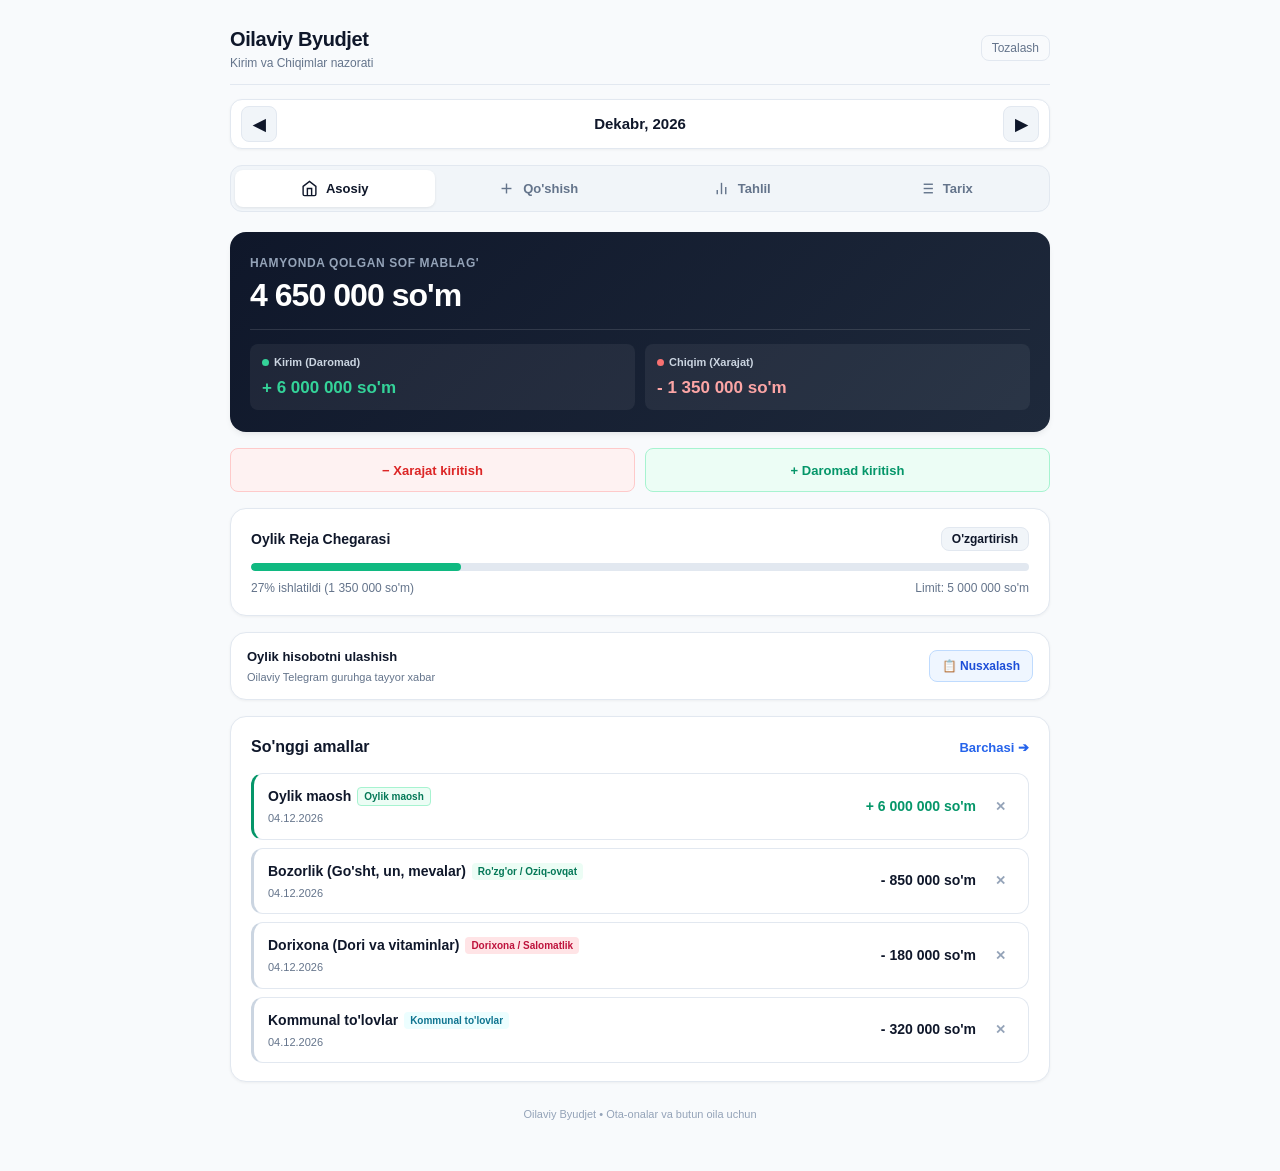
<file: index.html>
<!DOCTYPE html>
<html lang="uz">
<head>
  <meta charset="UTF-8">
  <meta name="viewport" content="width=device-width, initial-scale=1.0, maximum-scale=1.0, user-scalable=no">
  <title>Oilaviy Expense Tracker | Mobil Ilova</title>
  <link rel="stylesheet" href="style.css">
</head>
<body>

  <div class="container">
    <!-- SHAPKA -->
    <header class="app-header">
      <div>
        <h1 class="brand-title">Oilaviy Byudjet</h1>
        <p class="brand-subtitle">Kirim va Chiqimlar nazorati</p>
      </div>
      <div class="header-right">
        <button type="button" class="btn-clear-ghost" id="btnClearAll" title="Barcha ma'lumotlarni tozalash">
          Tozalash
        </button>
      </div>
    </header>

    <!-- OYMA-OY NAVIGATSIYA CHIZIG'I (MONTH ARXIVI) -->
    <section class="month-nav-bar">
      <button type="button" class="btn-month-nav" id="btnPrevMonth" title="O'tgan oy">◀</button>
      <div class="month-label-wrap">
        <span class="current-month-text" id="currentMonthLabel">Sentabr, 2026</span>
        <button type="button" class="btn-today-shortcut" id="btnTodayShortcut" style="display: none;">
          Joriy oyga qaytish
        </button>
      </div>
      <button type="button" class="btn-month-nav" id="btnNextMonth" title="Keyingi oy">▶</button>
    </section>

    <!-- KOMPYUTER UCHUN YUQORI TABLAR -->
    <nav class="desktop-tabs">
      <button type="button" class="desktop-tab-btn active" data-tab="tab-overview">
        <svg viewBox="0 0 24 24" fill="none" stroke="currentColor" stroke-width="2">
          <path d="M3 9l9-7 9 7v11a2 2 0 0 1-2 2H5a2 2 0 0 1-2-2z"></path>
          <polyline points="9 22 9 12 15 12 15 22"></polyline>
        </svg>
        <span>Asosiy</span>
      </button>
      <button type="button" class="desktop-tab-btn" data-tab="tab-add">
        <svg viewBox="0 0 24 24" fill="none" stroke="currentColor" stroke-width="2">
          <line x1="12" y1="5" x2="12" y2="19"></line>
          <line x1="5" y1="12" x2="19" y2="12"></line>
        </svg>
        <span>Qo'shish</span>
      </button>
      <button type="button" class="desktop-tab-btn" data-tab="tab-analytics">
        <svg viewBox="0 0 24 24" fill="none" stroke="currentColor" stroke-width="2">
          <line x1="18" y1="20" x2="18" y2="10"></line>
          <line x1="12" y1="20" x2="12" y2="4"></line>
          <line x1="6" y1="20" x2="6" y2="14"></line>
        </svg>
        <span>Tahlil</span>
      </button>
      <button type="button" class="desktop-tab-btn" data-tab="tab-history">
        <svg viewBox="0 0 24 24" fill="none" stroke="currentColor" stroke-width="2">
          <line x1="8" y1="6" x2="21" y2="6"></line>
          <line x1="8" y1="12" x2="21" y2="12"></line>
          <line x1="8" y1="18" x2="21" y2="18"></line>
          <line x1="3" y1="6" x2="3.01" y2="6"></line>
          <line x1="3" y1="12" x2="3.01" y2="12"></line>
          <line x1="3" y1="18" x2="3.01" y2="18"></line>
        </svg>
        <span>Tarix</span>
      </button>
    </nav>

    <!-- ========================================================
         1-SAHIFA: ASOSIY PANEL (BALANS, BYUDJET VA HISOBOT)
         ======================================================== -->
    <section class="tab-content active" id="tab-overview">
      
      <!-- Asosiy Balans Vitrinasi -->
      <div class="balance-hero-card">
        <div class="balance-label">Hamyonda qolgan sof mablag'</div>
        <div class="balance-amount" id="netBalanceDisplay">0 so'm</div>

        <!-- Kirim va Chiqim qatorlari -->
        <div class="balance-flow-row">
          <div class="flow-box">
            <span class="flow-title">
              <span class="flow-dot green"></span>
              Kirim (Daromad)
            </span>
            <div class="flow-val income-text" id="monthIncomeDisplay">+ 0 so'm</div>
          </div>
          <div class="flow-box">
            <span class="flow-title">
              <span class="flow-dot red"></span>
              Chiqim (Xarajat)
            </span>
            <div class="flow-val expense-text" id="monthExpenseDisplay">- 0 so'm</div>
          </div>
        </div>
      </div>

      <!-- Tezkor Qo'shish Tugmalari -->
      <div class="quick-action-grid">
        <button type="button" class="btn-action-tile action-expense" id="btnQuickAddExpense">
          <span>− Xarajat kiritish</span>
        </button>
        <button type="button" class="btn-action-tile action-income" id="btnQuickAddIncome">
          <span>+ Daromad kiritish</span>
        </button>
      </div>

      <!-- Oylik Byudjet Kartasi -->
      <div class="budget-card">
        <div class="budget-header">
          <span class="budget-title">Oylik Reja Chegarasi</span>
          <button type="button" class="btn-edit-budget" id="btnOpenBudgetModal">
            O'zgartirish
          </button>
        </div>

        <div class="budget-progress-wrap">
          <div class="budget-progress-bar">
            <div class="budget-progress-fill fill-safe" id="budgetProgressFill" style="width: 0%;"></div>
          </div>
          <div class="budget-progress-footer">
            <span id="budgetPercentText">0% ishlatildi</span>
            <span id="budgetPlanSubtext">Limit: 0 so'm</span>
          </div>
        </div>
      </div>

      <!-- Telegram Oylik Hisobot Ulashish -->
      <div class="share-action-card">
        <div>
          <div class="share-text">Oylik hisobotni ulashish</div>
          <div style="font-size: 11px; color: var(--text-muted); margin-top: 2px;">
            Oilaviy Telegram guruhga tayyor xabar
          </div>
        </div>
        <button type="button" class="btn-copy-report" id="btnCopyReport">
          <span>📋 Nusxalash</span>
        </button>
      </div>

      <!-- So'nggi amallar -->
      <div class="card">
        <div class="card-title">
          <span>So'nggi amallar</span>
          <button type="button" style="background: none; border: none; color: var(--accent); font-size: 13px; font-weight: 600; cursor: pointer;" id="btnGoToHistory">
            Barchasi ➔
          </button>
        </div>
        <ul class="expenses-list" id="recentTransactionsList">
          <!-- JS orqali to'ldiriladi -->
        </ul>
      </div>

    </section>

    <!-- ========================================================
         2-SAHIFA: QO'SHISH (KIRIM VA CHIQIM FORMASI)
         ======================================================== -->
    <section class="tab-content" id="tab-add">
      <div class="card">
        <h2 class="card-title" id="formHeaderTitle">Yangi amal kiritish</h2>

        <!-- Rejimni tanlash (Kirim yoki Chiqim) -->
        <div class="type-toggle-wrap">
          <button type="button" class="btn-type-toggle active-expense" id="btnToggleExpense">
            <span>🔴 Chiqim (Xarajat)</span>
          </button>
          <button type="button" class="btn-type-toggle" id="btnToggleIncome">
            <span>🟢 Kirim (Daromad)</span>
          </button>
        </div>

        <!-- Muvaffaqiyat xabarnomasi -->
        <div class="toast-msg toast-success" id="addSuccessToast">
          <span id="toastText">✓ Amal muvaffaqiyatli saqlandi!</span>
        </div>

        <form id="transactionForm">
          <!-- Nomi -->
          <div class="form-group">
            <label for="txTitle" class="form-label" id="labelTxTitle">Xarajat nomi</label>
            <input 
              type="text" 
              id="txTitle" 
              class="form-control" 
              placeholder="Masalan: Bozorlik, Go'sht, Dorixona..." 
              required 
              autocomplete="off"
            >
          </div>

          <!-- Miqdori va Sanasi -->
          <div class="form-row form-group">
            <div>
              <label for="txAmount" class="form-label">Miqdori (so'mda)</label>
              <input 
                type="number" 
                id="txAmount" 
                class="form-control" 
                placeholder="Masalan: 350000" 
                min="1" 
                step="any" 
                required
              >
            </div>
            <div>
              <label for="txDate" class="form-label">Sana</label>
              <input 
                type="date" 
                id="txDate" 
                class="form-control" 
                required
              >
            </div>
          </div>

          <!-- Toifasi -->
          <div class="form-group">
            <label for="txCategory" class="form-label">Toifasi / Manbasi</label>
            <select id="txCategory" class="form-control" required>
              <!-- Dinamik yuklanadi (Kirim yoki Chiqimga qarab) -->
            </select>
          </div>

          <button type="submit" class="btn-submit-main btn-submit-expense" id="btnSubmitForm">
            Xarajatni saqlash
          </button>
        </form>
      </div>
    </section>

    <!-- ========================================================
         3-SAHIFA: TAHLIL (KATEGORIYALAR TAHLILI)
         ======================================================== -->
    <section class="tab-content" id="tab-analytics">
      <div class="card">
        <h2 class="card-title">
          <span>Xarajatlar tahlili</span>
          <span class="card-count" id="analyticsMonthBadge">Sentabr</span>
        </h2>
        <div class="category-list" id="categoryBreakdownList">
          <!-- JS orqali to'ldiriladi -->
        </div>
      </div>

      <!-- Daromad manbalari -->
      <div class="card">
        <h2 class="card-title">
          <span>Daromad manbalari</span>
        </h2>
        <div class="category-list" id="incomeSourcesList">
          <!-- JS orqali to'ldiriladi -->
        </div>
      </div>
    </section>

    <!-- ========================================================
         4-SAHIFA: TARIX (BARCHA YOZUVLAR)
         ======================================================== -->
    <section class="tab-content" id="tab-history">
      <div class="card">
        <div class="card-title">
          <span>Amallar tarixi</span>
          <span class="card-count" id="historyCounter">0 ta</span>
        </div>

        <!-- Qidiruv va toifa filtri -->
        <div class="history-controls">
          <input 
            type="text" 
            id="searchInput" 
            class="search-input" 
            placeholder="Nomi bo'yicha qidirish..."
          >
          <select id="filterType" class="filter-select">
            <option value="all">Barcha amallar</option>
            <option value="expense">Faqat xarajatlar</option>
            <option value="income">Faqat daromadlar</option>
          </select>
        </div>

        <label class="history-scope-toggle">
          <input type="checkbox" id="checkOnlySelectedMonth" checked>
          <span>Faqat tanlangan oy (<b id="filterScopeMonthText">Sentabr</b>) amallarini ko'rsatish</span>
        </label>

        <!-- Ro'yxat -->
        <ul class="expenses-list" id="expensesList">
          <!-- JS orqali to'ldiriladi -->
        </ul>

        <!-- Bo'sh holat -->
        <div class="empty-state" id="emptyState" style="display: none;">
          <div style="font-size: 28px; color: var(--text-light); margin-bottom: 6px;">—</div>
          <strong>Bu oyda amallar mavjud emas</strong>
          <p class="empty-state-text">Yangi xarajat yoki daromad kiritish uchun "Qo'shish" tugmasini bosing.</p>
        </div>
      </div>
    </section>

    <footer class="app-footer">
      Oilaviy Byudjet &bull; Ota-onalar va butun oila uchun
    </footer>
  </div>

  <!-- ========================================================
       EKRAN PASTIDAGI MOBIL NAVIGATSIYA (BOTTOM NAV BAR)
       ======================================================== -->
  <nav class="bottom-nav">
    <!-- Asosiy -->
    <button type="button" class="nav-item active" data-tab="tab-overview">
      <svg class="nav-icon" viewBox="0 0 24 24">
        <path d="M3 9l9-7 9 7v11a2 2 0 0 1-2 2H5a2 2 0 0 1-2-2z"></path>
        <polyline points="9 22 9 12 15 12 15 22"></polyline>
      </svg>
      <span class="nav-label">Asosiy</span>
    </button>

    <!-- Qo'shish -->
    <button type="button" class="nav-item add-action-item" data-tab="tab-add">
      <div class="nav-icon-wrap">
        <svg viewBox="0 0 24 24" fill="none" stroke="currentColor" stroke-width="2.5">
          <line x1="12" y1="5" x2="12" y2="19"></line>
          <line x1="5" y1="12" x2="19" y2="12"></line>
        </svg>
      </div>
      <span class="nav-label">Qo'shish</span>
    </button>

    <!-- Tahlil -->
    <button type="button" class="nav-item" data-tab="tab-analytics">
      <svg class="nav-icon" viewBox="0 0 24 24">
        <line x1="18" y1="20" x2="18" y2="10"></line>
        <line x1="12" y1="20" x2="12" y2="4"></line>
        <line x1="6" y1="20" x2="6" y2="14"></line>
      </svg>
      <span class="nav-label">Tahlil</span>
    </button>

    <!-- Tarix -->
    <button type="button" class="nav-item" data-tab="tab-history">
      <svg class="nav-icon" viewBox="0 0 24 24">
        <line x1="8" y1="6" x2="21" y2="6"></line>
        <line x1="8" y1="12" x2="21" y2="12"></line>
        <line x1="8" y1="18" x2="21" y2="18"></line>
        <line x1="3" y1="6" x2="3.01" y2="6"></line>
        <line x1="3" y1="12" x2="3.01" y2="12"></line>
        <line x1="3" y1="18" x2="3.01" y2="18"></line>
      </svg>
      <span class="nav-label">Tarix</span>
    </button>
  </nav>

  <!-- ========================================================
       BYUDJETNI TAHRIRLASH MODALI
       ======================================================== -->
  <div class="modal-overlay" id="budgetModal" style="display: none;">
    <div class="modal-card">
      <div class="modal-header">
        <h3 class="modal-title">Oylik xarajat limitini belgilash</h3>
        <button type="button" class="btn-close-modal" id="btnCloseBudgetModal">✕</button>
      </div>
      <form id="budgetForm">
        <div class="form-group">
          <label for="budgetInput" class="form-label">Oylik maksimal limit (so'mda)</label>
          <input 
            type="number" 
            id="budgetInput" 
            class="form-control" 
            placeholder="Masalan: 5000000" 
            min="0" 
            step="any" 
            required
          >
          <small style="display:block; margin-top:6px; color:var(--text-muted); font-size:12px;">
            Har oy sarflash rejalashtirilgan eng yuqori chegarani belgilang.
          </small>
        </div>
        <div class="modal-actions">
          <button type="button" class="btn-cancel" id="btnCancelBudgetModal">Bekor qilish</button>
          <button type="submit" class="btn-submit-main btn-submit-expense" style="margin-top: 0; width: auto; padding: 0 20px; height: 42px;">
            Saqlash
          </button>
        </div>
      </form>
    </div>
  </div>

  <script src="script.js"></script>
</body>
</html>
</file>
<file: style.css>
/* ========================================================
   OILAVIY EXPENSE TRACKER - MOBIL ILOVA (APP) USLUBIDA
   Kirim/Chiqim va Oylik Arxiv bilan kengaytirilgan
   ======================================================== */

:root {
  --bg-body: #f8fafc;
  --bg-card: #ffffff;
  --bg-subtle: #f1f5f9;
  --border: #e2e8f0;
  --border-focus: #2563eb;
  --text-main: #0f172a;
  --text-muted: #64748b;
  --text-light: #94a3b8;
  
  --primary: #0f172a;
  --primary-hover: #1e293b;
  --accent: #2563eb;
  --accent-light: #eff6ff;

  --income-green: #059669;
  --income-bg: #ecfdf5;
  --income-border: #a7f3d0;

  --expense-red: #dc2626;
  --expense-bg: #fef2f2;
  --expense-border: #fecaca;

  --radius-sm: 8px;
  --radius-md: 12px;
  --radius-lg: 16px;
  --radius-full: 9999px;

  --shadow-sm: 0 1px 3px rgba(0, 0, 0, 0.05);
  --shadow-md: 0 4px 6px -1px rgba(0, 0, 0, 0.06), 0 2px 4px -2px rgba(0, 0, 0, 0.04);
  --shadow-bottom-nav: 0 -4px 16px rgba(0, 0, 0, 0.06);

  --font-family: -apple-system, BlinkMacSystemFont, "Segoe UI", Roboto, Helvetica, Arial, sans-serif;
  --safe-bottom: env(safe-area-inset-bottom, 0px);
}

* {
  box-sizing: border-box;
  margin: 0;
  padding: 0;
  -webkit-tap-highlight-color: transparent;
}

body {
  font-family: var(--font-family);
  background-color: var(--bg-body);
  color: var(--text-main);
  line-height: 1.5;
  padding: 14px 12px calc(76px + var(--safe-bottom));
  -webkit-font-smoothing: antialiased;
}

@media (min-width: 768px) {
  body {
    padding: 24px 20px 48px;
  }
}

.container {
  max-width: 680px;
  margin: 0 auto;
}

@media (min-width: 1040px) {
  .container {
    max-width: 820px;
  }
}

/* SHAPKA (HEADER) */
.app-header {
  display: flex;
  justify-content: space-between;
  align-items: center;
  margin-bottom: 14px;
  padding-bottom: 12px;
  border-bottom: 1px solid var(--border);
  gap: 10px;
}

.brand-title {
  font-size: 20px;
  font-weight: 800;
  letter-spacing: -0.02em;
  color: var(--text-main);
}

.brand-subtitle {
  font-size: 12px;
  color: var(--text-muted);
}

.header-right {
  display: flex;
  align-items: center;
  gap: 8px;
}

.btn-clear-ghost {
  font-size: 12px;
  background: transparent;
  color: var(--text-muted);
  border: 1px solid var(--border);
  padding: 5px 10px;
  border-radius: var(--radius-sm);
  cursor: pointer;
  transition: all 0.2s;
}

.btn-clear-ghost:hover {
  background: var(--expense-bg);
  color: var(--expense-red);
  border-color: transparent;
}

/* OYLIK NAVIGATOR (OYMA-OY TANLASH CHIZIG'I) */
.month-nav-bar {
  display: flex;
  align-items: center;
  justify-content: space-between;
  background: var(--bg-card);
  border: 1px solid var(--border);
  border-radius: var(--radius-md);
  padding: 6px 10px;
  margin-bottom: 16px;
  box-shadow: var(--shadow-sm);
}

.btn-month-nav {
  width: 36px;
  height: 36px;
  display: flex;
  align-items: center;
  justify-content: center;
  background: var(--bg-subtle);
  border: 1px solid var(--border);
  border-radius: var(--radius-sm);
  cursor: pointer;
  color: var(--text-main);
  font-size: 16px;
  font-weight: 700;
  transition: all 0.15s;
}

.btn-month-nav:active {
  background: #e2e8f0;
  transform: scale(0.95);
}

.month-label-wrap {
  display: flex;
  flex-direction: column;
  align-items: center;
  gap: 1px;
}

.current-month-text {
  font-size: 15px;
  font-weight: 700;
  color: var(--text-main);
}

.btn-today-shortcut {
  font-size: 11px;
  color: var(--accent);
  background: transparent;
  border: none;
  cursor: pointer;
  font-weight: 600;
  text-decoration: underline;
}

/* DESKTOP TABS */
.desktop-tabs {
  display: none;
  background: var(--bg-subtle);
  padding: 4px;
  border-radius: var(--radius-md);
  border: 1px solid var(--border);
  margin-bottom: 20px;
}

@media (min-width: 768px) {
  .desktop-tabs {
    display: grid;
    grid-template-columns: repeat(4, 1fr);
    gap: 4px;
  }
}

.desktop-tab-btn {
  display: flex;
  align-items: center;
  justify-content: center;
  gap: 8px;
  padding: 10px 14px;
  font-size: 13px;
  font-weight: 600;
  color: var(--text-muted);
  background: transparent;
  border: none;
  border-radius: var(--radius-sm);
  cursor: pointer;
  transition: all 0.2s;
}

.desktop-tab-btn svg {
  width: 17px;
  height: 17px;
}

.desktop-tab-btn:hover {
  color: var(--text-main);
  background: rgba(255, 255, 255, 0.6);
}

.desktop-tab-btn.active {
  color: var(--text-main);
  background: #ffffff;
  box-shadow: 0 1px 3px rgba(0, 0, 0, 0.08);
}

/* SAHIFALAR */
.tab-content {
  display: none;
  animation: tabFadeIn 0.2s ease-out;
}

.tab-content.active {
  display: block;
}

@keyframes tabFadeIn {
  from { opacity: 0; transform: translateY(4px); }
  to { opacity: 1; transform: translateY(0); }
}

/* UMUMIY KARTOCHKALAR */
.card {
  background: var(--bg-card);
  border: 1px solid var(--border);
  border-radius: var(--radius-lg);
  padding: 18px 20px;
  margin-bottom: 16px;
  box-shadow: var(--shadow-sm);
}

.card-title {
  font-size: 16px;
  font-weight: 700;
  color: var(--text-main);
  margin-bottom: 14px;
  display: flex;
  justify-content: space-between;
  align-items: center;
}

.card-count {
  font-size: 11px;
  font-weight: 600;
  color: var(--text-muted);
  background: var(--bg-subtle);
  padding: 3px 8px;
  border-radius: 12px;
}

/* ========================================================
   1-TAB: ASOSIY PANEL (BALANS, KIRIM VA CHIQIM)
   ======================================================== */
.balance-hero-card {
  background: linear-gradient(135deg, #0f172a 0%, #1e293b 100%);
  color: #ffffff;
  border-radius: var(--radius-lg);
  padding: 22px 20px;
  margin-bottom: 16px;
  box-shadow: var(--shadow-md);
  position: relative;
  overflow: hidden;
}

.balance-label {
  font-size: 12px;
  font-weight: 600;
  text-transform: uppercase;
  letter-spacing: 0.05em;
  color: #94a3b8;
  margin-bottom: 6px;
}

.balance-amount {
  font-size: 32px;
  font-weight: 800;
  letter-spacing: -0.03em;
  line-height: 1.1;
  word-break: break-word;
  color: #ffffff;
}

.balance-amount.is-negative {
  color: #f87171;
}

/* Kirim va Chiqim Ikki Ustunli Paneli */
.balance-flow-row {
  display: grid;
  grid-template-columns: 1fr 1fr;
  gap: 10px;
  margin-top: 16px;
  padding-top: 14px;
  border-top: 1px solid rgba(255, 255, 255, 0.12);
}

.flow-box {
  background: rgba(255, 255, 255, 0.06);
  border-radius: var(--radius-sm);
  padding: 10px 12px;
}

.flow-title {
  font-size: 11px;
  font-weight: 600;
  color: #cbd5e1;
  display: flex;
  align-items: center;
  gap: 5px;
}

.flow-dot {
  width: 7px;
  height: 7px;
  border-radius: 50%;
}

.flow-dot.green { background: #34d399; }
.flow-dot.red { background: #f87171; }

.flow-val {
  font-size: 17px;
  font-weight: 700;
  margin-top: 4px;
  white-space: nowrap;
}

.flow-val.income-text { color: #34d399; }
.flow-val.expense-text { color: #fca5a5; }

/* Oylik Byudjet Kartasi */
.budget-card {
  background: var(--bg-card);
  border: 1px solid var(--border);
  border-radius: var(--radius-lg);
  padding: 18px 20px;
  margin-bottom: 16px;
  box-shadow: var(--shadow-sm);
}

.budget-header {
  display: flex;
  justify-content: space-between;
  align-items: center;
  margin-bottom: 12px;
}

.budget-title {
  font-size: 14px;
  font-weight: 700;
  color: var(--text-main);
}

.btn-edit-budget {
  font-size: 12px;
  font-weight: 600;
  color: var(--text-main);
  background: var(--bg-subtle);
  border: 1px solid var(--border);
  padding: 4px 10px;
  border-radius: var(--radius-sm);
  cursor: pointer;
  transition: all 0.2s;
}

.budget-progress-wrap {
  display: flex;
  flex-direction: column;
  gap: 8px;
}

.budget-progress-bar {
  width: 100%;
  height: 8px;
  background: #e2e8f0;
  border-radius: 99px;
  overflow: hidden;
}

.budget-progress-fill {
  height: 100%;
  border-radius: 99px;
  background: #2563eb;
  transition: width 0.4s ease, background-color 0.3s;
}

.budget-progress-fill.fill-safe { background-color: #10b981; }
.budget-progress-fill.fill-warning { background-color: #f59e0b; }
.budget-progress-fill.fill-danger { background-color: #ef4444; }

.budget-progress-footer {
  display: flex;
  justify-content: space-between;
  align-items: center;
  font-size: 12px;
  color: var(--text-muted);
}

/* Telegram Hisobot Ulashish Tugmasi */
.share-action-card {
  background: #ffffff;
  border: 1px solid var(--border);
  border-radius: var(--radius-lg);
  padding: 14px 16px;
  margin-bottom: 16px;
  display: flex;
  align-items: center;
  justify-content: space-between;
  gap: 12px;
  box-shadow: var(--shadow-sm);
}

.share-text {
  font-size: 13px;
  font-weight: 600;
  color: var(--text-main);
}

.btn-copy-report {
  display: inline-flex;
  align-items: center;
  gap: 6px;
  font-size: 12px;
  font-weight: 700;
  background: #eff6ff;
  color: #1d4ed8;
  border: 1px solid #bfdbfe;
  padding: 8px 12px;
  border-radius: var(--radius-sm);
  cursor: pointer;
  transition: all 0.15s;
  white-space: nowrap;
}

.btn-copy-report:active {
  transform: scale(0.96);
  background: #dbeafe;
}

/* Tezkor tugmalar paneli */
.quick-action-grid {
  display: grid;
  grid-template-columns: 1fr 1fr;
  gap: 10px;
  margin-bottom: 16px;
}

.btn-action-tile {
  display: flex;
  align-items: center;
  justify-content: center;
  gap: 8px;
  height: 44px;
  border-radius: var(--radius-sm);
  font-size: 13px;
  font-weight: 700;
  border: 1px solid transparent;
  cursor: pointer;
  transition: all 0.15s;
}

.btn-action-tile:active {
  transform: scale(0.98);
}

.btn-action-tile.action-expense {
  background: var(--expense-bg);
  color: var(--expense-red);
  border-color: var(--expense-border);
}

.btn-action-tile.action-income {
  background: var(--income-bg);
  color: var(--income-green);
  border-color: var(--income-border);
}

/* ========================================================
   2-TAB: QO'SHISH FORMASI (KIRIM / CHIQIM SELEKTORI)
   ======================================================== */
.type-toggle-wrap {
  display: grid;
  grid-template-columns: 1fr 1fr;
  gap: 8px;
  background: var(--bg-subtle);
  padding: 4px;
  border-radius: var(--radius-md);
  margin-bottom: 18px;
  border: 1px solid var(--border);
}

.btn-type-toggle {
  display: flex;
  align-items: center;
  justify-content: center;
  gap: 6px;
  height: 40px;
  font-size: 14px;
  font-weight: 700;
  border-radius: var(--radius-sm);
  border: none;
  background: transparent;
  color: var(--text-muted);
  cursor: pointer;
  transition: all 0.2s;
}

.btn-type-toggle.active-expense {
  background: #ffffff;
  color: var(--expense-red);
  box-shadow: 0 1px 3px rgba(0, 0, 0, 0.08);
}

.btn-type-toggle.active-income {
  background: #ffffff;
  color: var(--income-green);
  box-shadow: 0 1px 3px rgba(0, 0, 0, 0.08);
}

.form-group {
  margin-bottom: 16px;
}

.form-label {
  display: block;
  font-size: 13px;
  font-weight: 600;
  color: var(--text-main);
  margin-bottom: 6px;
}

.form-control {
  width: 100%;
  height: 46px;
  padding: 0 14px;
  font-size: 15px;
  font-family: inherit;
  color: var(--text-main);
  background: #ffffff;
  border: 1px solid var(--border);
  border-radius: var(--radius-sm);
  outline: none;
  transition: all 0.2s;
}

.form-control:focus {
  border-color: var(--border-focus);
  box-shadow: 0 0 0 3px rgba(37, 99, 235, 0.12);
}

.form-row {
  display: grid;
  grid-template-columns: 1fr;
  gap: 12px;
}

@media (min-width: 480px) {
  .form-row {
    grid-template-columns: 1.2fr 1fr;
  }
}

.btn-submit-main {
  width: 100%;
  height: 48px;
  border: none;
  border-radius: var(--radius-sm);
  font-size: 15px;
  font-weight: 700;
  color: #ffffff;
  cursor: pointer;
  transition: background-color 0.2s, transform 0.1s;
  margin-top: 8px;
}

.btn-submit-main.btn-submit-expense {
  background: var(--primary);
}

.btn-submit-main.btn-submit-income {
  background: var(--income-green);
}

.btn-submit-main:active {
  transform: scale(0.98);
}

.toast-msg {
  display: none;
  align-items: center;
  justify-content: center;
  padding: 12px 16px;
  border-radius: var(--radius-md);
  font-size: 13px;
  font-weight: 600;
  margin-bottom: 16px;
  animation: fadeIn 0.2s;
}

.toast-msg.toast-success {
  background: #ecfdf5;
  border: 1px solid #a7f3d0;
  color: #065f46;
}

/* ========================================================
   3-TAB: TAHLIL (KATEGORIYALAR)
   ======================================================== */
.category-list {
  display: flex;
  flex-direction: column;
  gap: 10px;
}

.category-item {
  padding: 12px 14px;
  background: var(--bg-subtle);
  border-radius: var(--radius-md);
}

.category-header {
  display: flex;
  justify-content: space-between;
  align-items: center;
  margin-bottom: 6px;
}

.category-name-wrap {
  display: flex;
  align-items: center;
  gap: 8px;
}

.category-dot {
  width: 8px;
  height: 8px;
  border-radius: 50%;
}

.category-name {
  font-size: 13px;
  font-weight: 600;
  color: var(--text-main);
}

.category-sum {
  font-size: 13px;
  font-weight: 700;
  color: var(--text-main);
}

.category-meta {
  display: flex;
  justify-content: space-between;
  font-size: 11px;
  color: var(--text-muted);
  margin-top: 4px;
}

.progress-bar-bg {
  width: 100%;
  height: 6px;
  background: #e2e8f0;
  border-radius: 99px;
  overflow: hidden;
}

.progress-bar-fill {
  height: 100%;
  border-radius: 99px;
  transition: width 0.4s ease;
}

/* Toifalar ranglari */
.color-ro-zg-or { background-color: #059669; }
.color-dorixona { background-color: #e11d48; }
.color-ta-lim { background-color: #2563eb; }
.color-transport { background-color: #d97706; }
.color-kommunal { background-color: #0891b2; }
.color-ehson { background-color: #7c3aed; }
.color-kredit { background-color: #dc2626; }
.color-boshqa { background-color: #64748b; }

.badge-ro-zg-or { background: #ecfdf5; color: #047857; }
.badge-dorixona { background: #ffe4e6; color: #be123c; }
.badge-ta-lim { background: #eff6ff; color: #1d4ed8; }
.badge-transport { background: #fef3c7; color: #b45309; }
.badge-kommunal { background: #ecfeff; color: #0e7490; }
.badge-ehson { background: #f5f3ff; color: #6d28d9; }
.badge-kredit { background: #fef2f2; color: #b91c1c; }
.badge-boshqa { background: #f1f5f9; color: #475569; }

.badge-income { background: #ecfdf5; color: #047857; border: 1px solid #a7f3d0; }

/* ========================================================
   4-TAB: TARIX RO'YXATI
   ======================================================== */
.history-controls {
  display: flex;
  flex-direction: column;
  gap: 10px;
  margin-bottom: 14px;
}

@media (min-width: 480px) {
  .history-controls {
    flex-direction: row;
    align-items: center;
    justify-content: space-between;
  }
}

.search-input {
  flex: 1;
  height: 40px;
  padding: 0 12px;
  font-size: 13px;
  font-family: inherit;
  border: 1px solid var(--border);
  border-radius: var(--radius-sm);
  outline: none;
  background: #ffffff;
}

.filter-select {
  height: 40px;
  padding: 0 10px;
  font-size: 13px;
  font-family: inherit;
  border: 1px solid var(--border);
  border-radius: var(--radius-sm);
  outline: none;
  background: #ffffff;
  color: var(--text-main);
  cursor: pointer;
}

.history-scope-toggle {
  display: flex;
  align-items: center;
  gap: 8px;
  font-size: 12px;
  color: var(--text-muted);
  margin-bottom: 12px;
  cursor: pointer;
}

.expenses-list {
  list-style: none;
  display: flex;
  flex-direction: column;
  gap: 8px;
}

.expense-item {
  display: flex;
  justify-content: space-between;
  align-items: center;
  padding: 12px 14px;
  background: #ffffff;
  border: 1px solid var(--border);
  border-radius: var(--radius-md);
  transition: border-color 0.2s;
}

.expense-item.is-income-item {
  border-left: 3px solid var(--income-green);
}

.expense-item.is-expense-item {
  border-left: 3px solid #cbd5e1;
}

.expense-left {
  display: flex;
  flex-direction: column;
  gap: 3px;
  min-width: 0;
}

.expense-name-row {
  display: flex;
  align-items: center;
  gap: 6px;
  flex-wrap: wrap;
}

.expense-name {
  font-size: 14px;
  font-weight: 600;
  color: var(--text-main);
  word-break: break-word;
}

.expense-badge {
  display: inline-block;
  font-size: 10px;
  font-weight: 600;
  padding: 2px 6px;
  border-radius: 4px;
  line-height: 1.3;
}

.expense-date {
  font-size: 11px;
  color: var(--text-muted);
}

.expense-right {
  display: flex;
  align-items: center;
  gap: 10px;
  margin-left: 10px;
  flex-shrink: 0;
}

.expense-amount {
  font-size: 14px;
  font-weight: 700;
  white-space: nowrap;
}

.expense-amount.text-income {
  color: var(--income-green);
}

.expense-amount.text-expense {
  color: var(--text-main);
}

.btn-delete {
  width: 28px;
  height: 28px;
  display: flex;
  align-items: center;
  justify-content: center;
  background: transparent;
  color: var(--text-light);
  border: 1px solid transparent;
  border-radius: 6px;
  cursor: pointer;
  font-size: 13px;
  font-weight: 700;
  transition: all 0.2s;
}

.btn-delete:hover {
  background: var(--expense-bg);
  color: var(--expense-red);
  border-color: #fecaca;
}

.empty-state {
  text-align: center;
  padding: 40px 16px;
  color: var(--text-muted);
}

.empty-state-text {
  font-size: 13px;
  margin-top: 6px;
}

/* ========================================================
   BOTTOM NAV BAR
   ======================================================== */
.bottom-nav {
  position: fixed;
  bottom: 0;
  left: 0;
  right: 0;
  height: calc(62px + var(--safe-bottom));
  padding-bottom: var(--safe-bottom);
  background: rgba(255, 255, 255, 0.94);
  backdrop-filter: blur(12px);
  -webkit-backdrop-filter: blur(12px);
  border-top: 1px solid var(--border);
  display: flex;
  justify-content: space-around;
  align-items: center;
  z-index: 800;
  box-shadow: var(--shadow-bottom-nav);
}

@media (min-width: 768px) {
  .bottom-nav { display: none; }
}

.nav-item {
  flex: 1;
  display: flex;
  flex-direction: column;
  align-items: center;
  justify-content: center;
  height: 100%;
  background: transparent;
  border: none;
  color: var(--text-muted);
  cursor: pointer;
  padding: 6px 0;
  gap: 3px;
  transition: color 0.15s ease, transform 0.1s;
}

.nav-item:active { transform: scale(0.94); }

.nav-icon {
  width: 20px;
  height: 20px;
  stroke-width: 2;
  stroke: currentColor;
  fill: none;
  transition: stroke 0.2s, transform 0.2s;
}

.nav-label {
  font-size: 11px;
  font-weight: 600;
  letter-spacing: -0.01em;
}

.nav-item.active { color: var(--accent); }
.nav-item.active .nav-icon {
  stroke: var(--accent);
  transform: translateY(-1px);
}

.nav-item.add-action-item .nav-icon-wrap {
  width: 32px;
  height: 32px;
  background: var(--primary);
  border-radius: 50%;
  display: flex;
  align-items: center;
  justify-content: center;
  color: #ffffff;
  box-shadow: 0 2px 6px rgba(15, 23, 42, 0.25);
  transition: transform 0.15s, background-color 0.2s;
}

.nav-item.add-action-item .nav-icon-wrap svg {
  width: 18px;
  height: 18px;
  stroke: #ffffff;
}

.nav-item.add-action-item.active .nav-icon-wrap {
  background: var(--accent);
}

/* MODAL */
.modal-overlay {
  position: fixed;
  inset: 0;
  background: rgba(15, 23, 42, 0.45);
  backdrop-filter: blur(4px);
  -webkit-backdrop-filter: blur(4px);
  display: flex;
  align-items: center;
  justify-content: center;
  padding: 16px;
  z-index: 1000;
  animation: fadeIn 0.15s ease-out;
}

.modal-card {
  background: #ffffff;
  border: 1px solid var(--border);
  border-radius: var(--radius-lg);
  padding: 22px;
  width: 100%;
  max-width: 400px;
  box-shadow: 0 20px 25px -5px rgba(0, 0, 0, 0.1);
}

.modal-header {
  display: flex;
  justify-content: space-between;
  align-items: center;
  margin-bottom: 16px;
}

.modal-title {
  font-size: 16px;
  font-weight: 700;
  color: var(--text-main);
}

.btn-close-modal {
  background: transparent;
  border: none;
  font-size: 18px;
  color: var(--text-muted);
  cursor: pointer;
  padding: 4px 8px;
  border-radius: 6px;
}

.btn-close-modal:hover {
  color: var(--text-main);
  background: var(--bg-subtle);
}

.modal-actions {
  display: flex;
  justify-content: flex-end;
  gap: 10px;
  margin-top: 18px;
}

.btn-cancel {
  height: 42px;
  padding: 0 16px;
  background: transparent;
  color: var(--text-muted);
  border: 1px solid var(--border);
  border-radius: var(--radius-sm);
  font-size: 14px;
  font-weight: 600;
  cursor: pointer;
  transition: all 0.2s;
}

.btn-cancel:hover {
  background: var(--bg-subtle);
  color: var(--text-main);
}

.app-footer {
  text-align: center;
  margin-top: 24px;
  font-size: 11px;
  color: var(--text-light);
}
</file>
